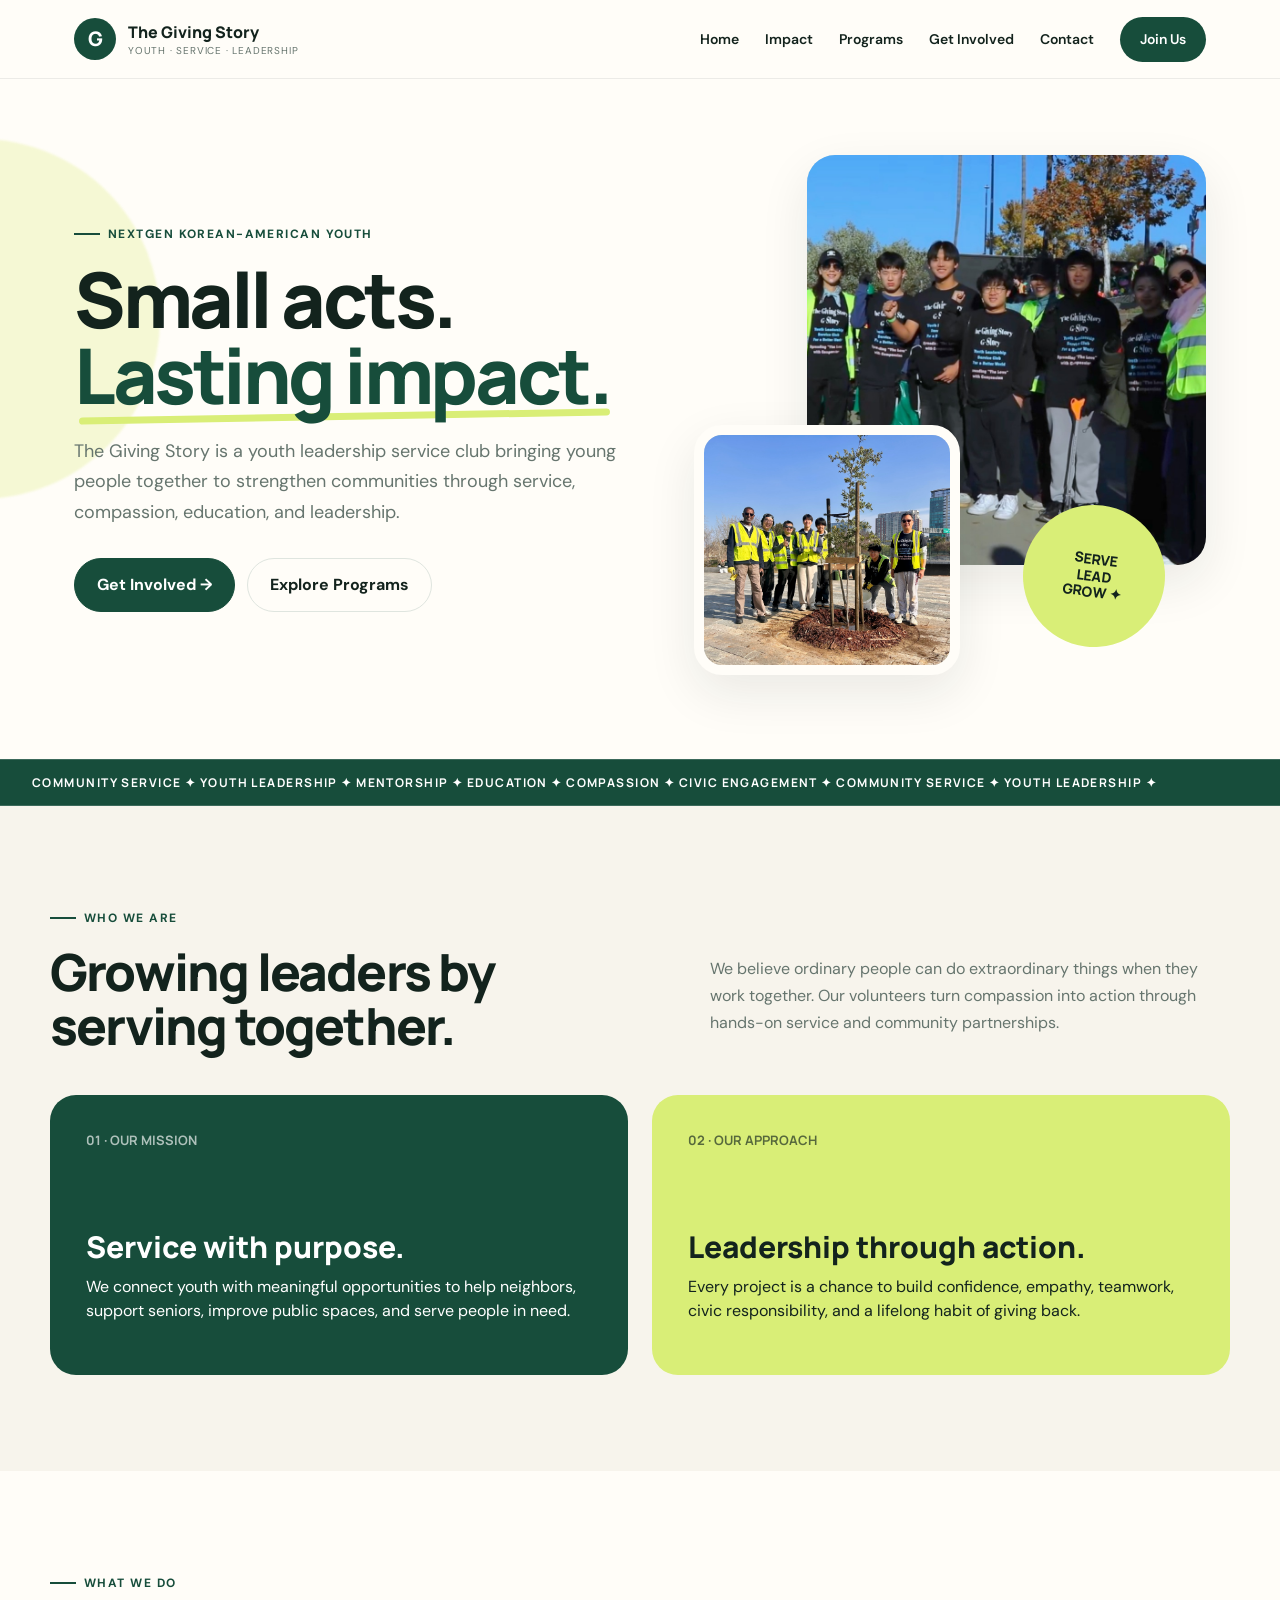
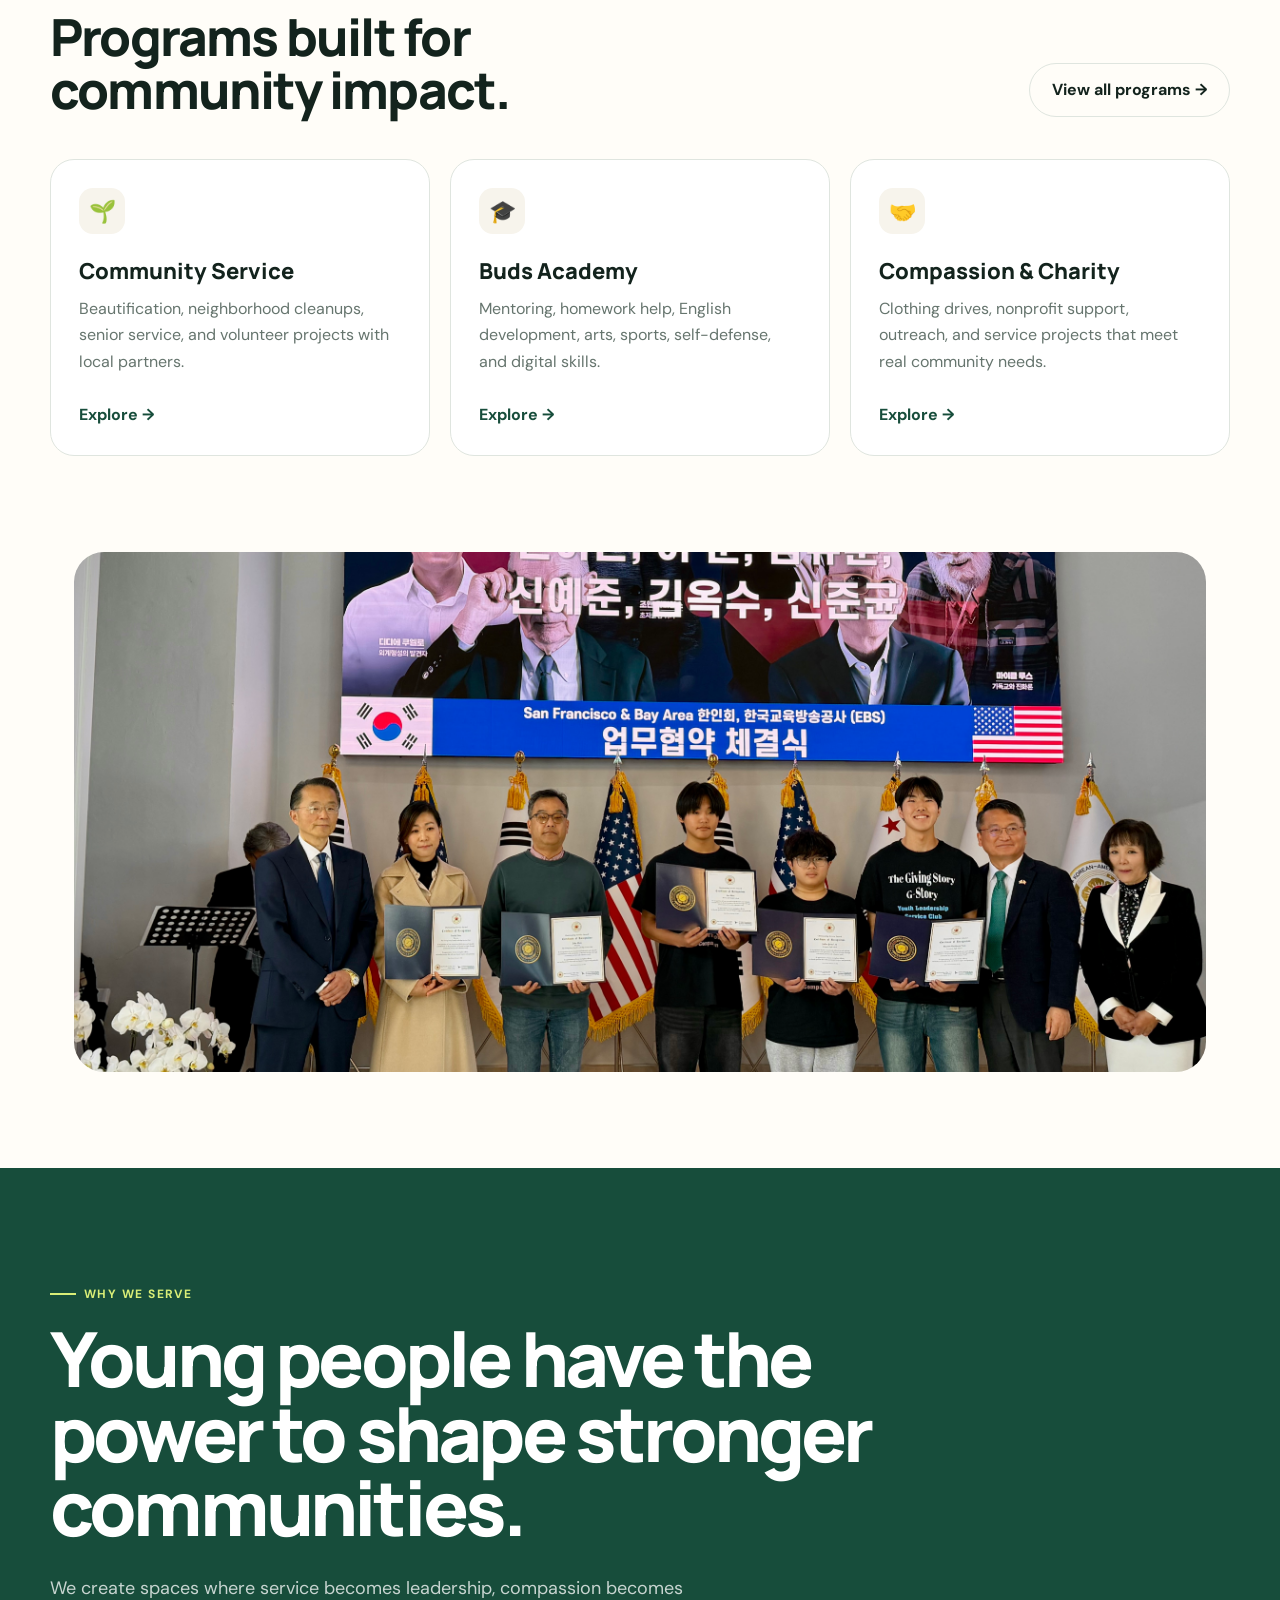
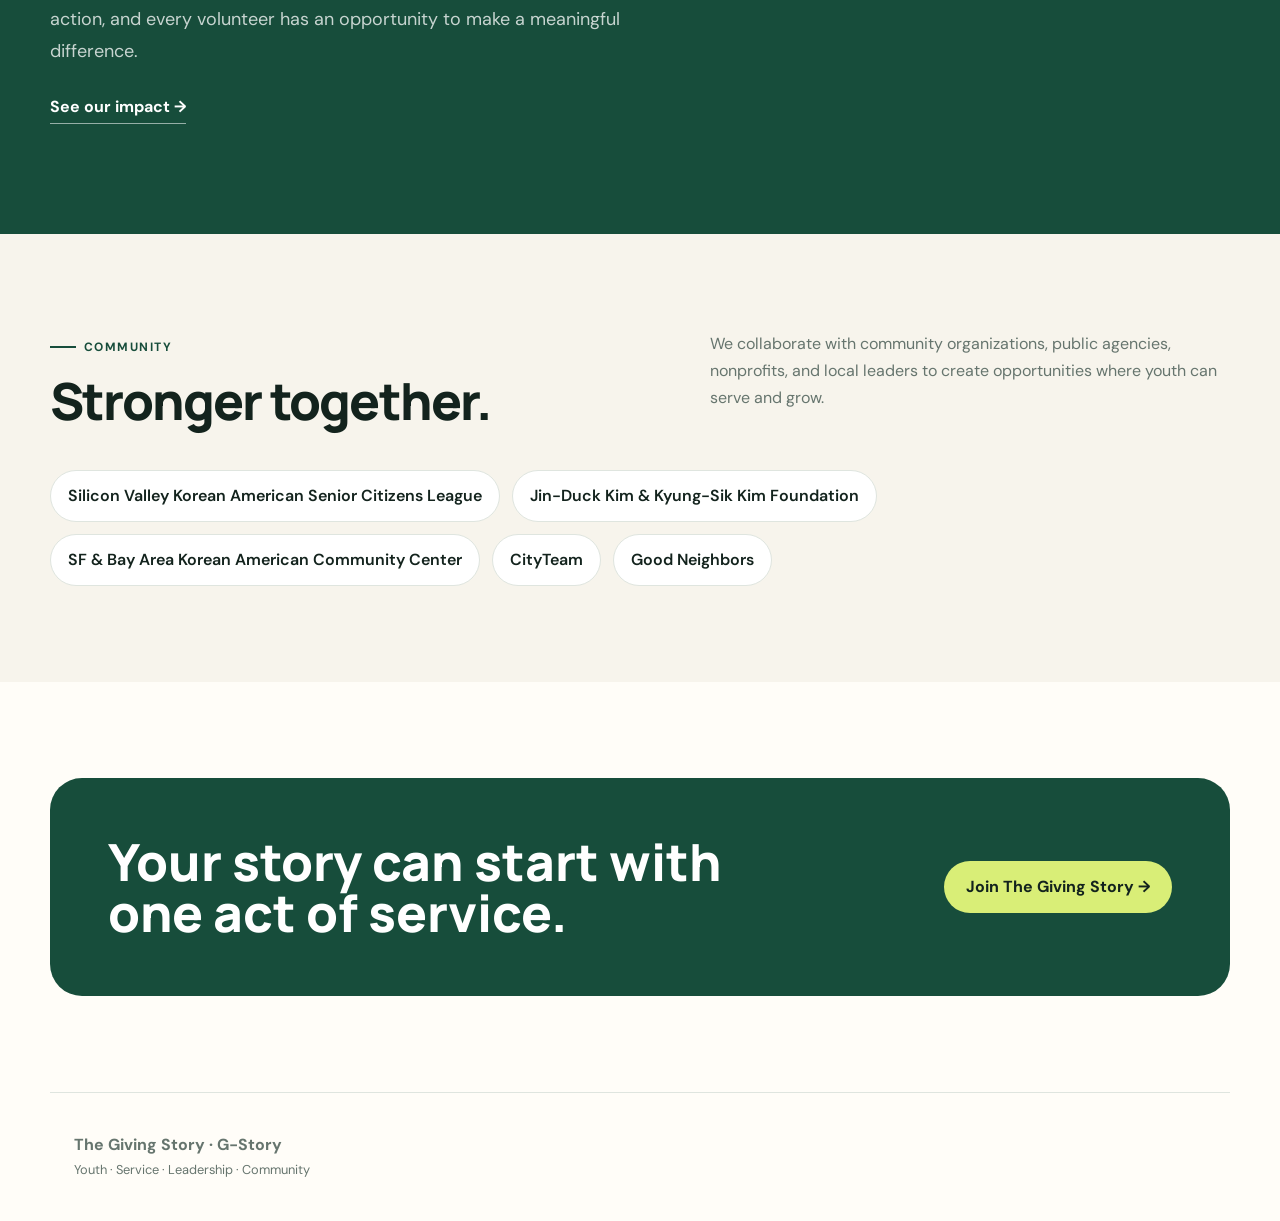
<file: index.html>
<!DOCTYPE html>
<html lang="en">

<head>
    <meta charset="utf-8">
    <meta name="viewport" content="width=device-width, initial-scale=1">

    <title>The Giving Story | Youth Service & Leadership</title>

    <link rel="stylesheet"
          href="https://cdn.jsdelivr.net/npm/bootstrap@4.6.2/dist/css/bootstrap.min.css">

    <link rel="stylesheet" href="style.css">
</head>

<body>

    <!-- Navigation -->
    <div id="navbar"></div>


    <main class="site-main">

        <!-- Hero -->
        <section class="hero-modern">

            <div>
                <div class="eyebrow">
                    NextGen Korean-American Youth
                </div>

                <h1>
                    Small acts.<br>
                    <em>Lasting impact.</em>
                </h1>

                <p>
                    The Giving Story is a youth leadership service club bringing
                    young people together to strengthen communities through service,
                    compassion, education, and leadership.
                </p>

                <div class="hero-actions">

                    <a class="btn-modern btn-dark"
                       href="GetInvolved.html">
                        Get Involved →
                    </a>

                    <a class="btn-modern"
                       href="Program.html">
                        Explore Programs
                    </a>

                </div>
            </div>


            <!-- Hero Images -->
            <div class="hero-collage">

                <div class="hero-photo one">
                    <img src="images/TrashPicking.JPG"
                         alt="Youth volunteers serving the community">
                </div>

                <div class="hero-photo two">
                    <img src="images/TreePlanting.JPG"
                         alt="Youth volunteers planting trees">
                </div>

                <div class="hero-badge">
                    SERVE<br>
                    LEAD<br>
                    GROW ✦
                </div>

            </div>

        </section>


        <!-- Scrolling Topics -->
        <div class="ticker">
            <span>
                Community Service ✦
                Youth Leadership ✦
                Mentorship ✦
                Education ✦
                Compassion ✦
                Civic Engagement ✦
                Community Service ✦
                Youth Leadership ✦
            </span>
        </div>


        <!-- Who We Are -->
        <section class="section alt">

            <div class="section-inner">

                <div class="section-head">

                    <div>
                        <div class="eyebrow">
                            Who We Are
                        </div>

                        <h2>
                            Growing leaders by<br>
                            serving together.
                        </h2>
                    </div>

                    <p>
                        We believe ordinary people can do extraordinary things when
                        they work together. Our volunteers turn compassion into action
                        through hands-on service and community partnerships.
                    </p>

                </div>


                <div class="mission-grid">

                    <!-- Mission -->
                    <article class="mission-card dark">

                        <span class="num">
                            01 · OUR MISSION
                        </span>

                        <div>
                            <h3>Service with purpose.</h3>

                            <p>
                                We connect youth with meaningful opportunities to help
                                neighbors, support seniors, improve public spaces, and
                                serve people in need.
                            </p>
                        </div>

                    </article>


                    <!-- Approach -->
                    <article class="mission-card light">

                        <span class="num">
                            02 · OUR APPROACH
                        </span>

                        <div>
                            <h3>Leadership through action.</h3>

                            <p>
                                Every project is a chance to build confidence, empathy,
                                teamwork, civic responsibility, and a lifelong habit
                                of giving back.
                            </p>
                        </div>

                    </article>

                </div>

            </div>

        </section>


        <!-- Programs -->
        <section class="section">

            <div class="section-inner">

                <div class="section-head">

                    <div>

                        <div class="eyebrow">
                            What We Do
                        </div>

                        <h2>
                            Programs built for<br>
                            community impact.
                        </h2>

                    </div>

                    <a class="btn-modern"
                       href="Program.html">
                        View all programs →
                    </a>

                </div>


                <div class="program-grid">

                    <!-- Community Service -->
                    <article class="program-card">

                        <div class="program-icon">
                            🌱
                        </div>

                        <h3>Community Service</h3>

                        <p>
                            Beautification, neighborhood cleanups, senior service,
                            and volunteer projects with local partners.
                        </p>

                    </article>


                    <!-- Buds Academy -->
                    <article class="program-card">

                        <div class="program-icon">
                            🎓
                        </div>

                        <h3>Buds Academy</h3>

                        <p>
                            Mentoring, homework help, English development, arts,
                            sports, self-defense, and digital skills.
                        </p>

                    </article>


                    <!-- Compassion & Charity -->
                    <article class="program-card">

                        <div class="program-icon">
                            🤝
                        </div>

                        <h3>Compassion & Charity</h3>

                        <p>
                            Clothing drives, nonprofit support, outreach, and service
                            projects that meet real community needs.
                        </p>

                    </article>

                </div>

            </div>

        </section>


        <!-- Featured Photo -->
        <section class="photo-band">

            <img src="images/ServiceAward.JPG"
                 alt="The Giving Story community service recognition">

        </section>



        <!-- Impact Statement -->
        <section class="impact-statement">
            <div class="impact-statement-inner">
                <div class="eyebrow light-eyebrow">Why We Serve</div>
                <h2>Young people have the power to shape stronger communities.</h2>
                <p>
                    We create spaces where service becomes leadership, compassion becomes action,
                    and every volunteer has an opportunity to make a meaningful difference.
                </p>
                <a href="Impact.html" class="text-link">See our impact →</a>
            </div>
        </section>

        <!-- Community Partners -->
        <section class="section alt">

            <div class="section-inner">

                <div class="section-head">

                    <div>

                        <div class="eyebrow">
                            Community
                        </div>

                        <h2>
                            Stronger together.
                        </h2>

                    </div>

                    <p>
                        We collaborate with community organizations, public agencies,
                        nonprofits, and local leaders to create opportunities where
                        youth can serve and grow.
                    </p>

                </div>


                <div class="partners">

                    <span class="partner-pill">
                        Silicon Valley Korean American Senior Citizens League
                    </span>

                    <span class="partner-pill">
                        Jin-Duck Kim & Kyung-Sik Kim Foundation
                    </span>

                    <span class="partner-pill">
                        SF & Bay Area Korean American Community Center
                    </span>

                    <span class="partner-pill">
                        CityTeam
                    </span>

                    <span class="partner-pill">
                        Good Neighbors
                    </span>

                </div>

            </div>

        </section>


        <!-- Call To Action -->
        <section class="section">

            <div class="section-inner">

                <div class="cta-panel">

                    <h2>
                        Your story can start with one act of service.
                    </h2>

                    <a class="btn-modern"
                       href="GetInvolved.html">
                        Join The Giving Story →
                    </a>

                </div>

            </div>

        </section>

    </main>


    <!-- Footer -->
    <footer class="mastfoot">

        <strong>
            The Giving Story · G-Story
        </strong>

        <br>

        <small>
            Youth · Service · Leadership · Community
        </small>

    </footer>


    <!-- Load Navigation -->
    <script>
        fetch('Navbar.html')
            .then(response => response.text())
            .then(html => {
                document.getElementById('navbar').innerHTML = html;
            });
    </script>

</body>

</html>
</file>
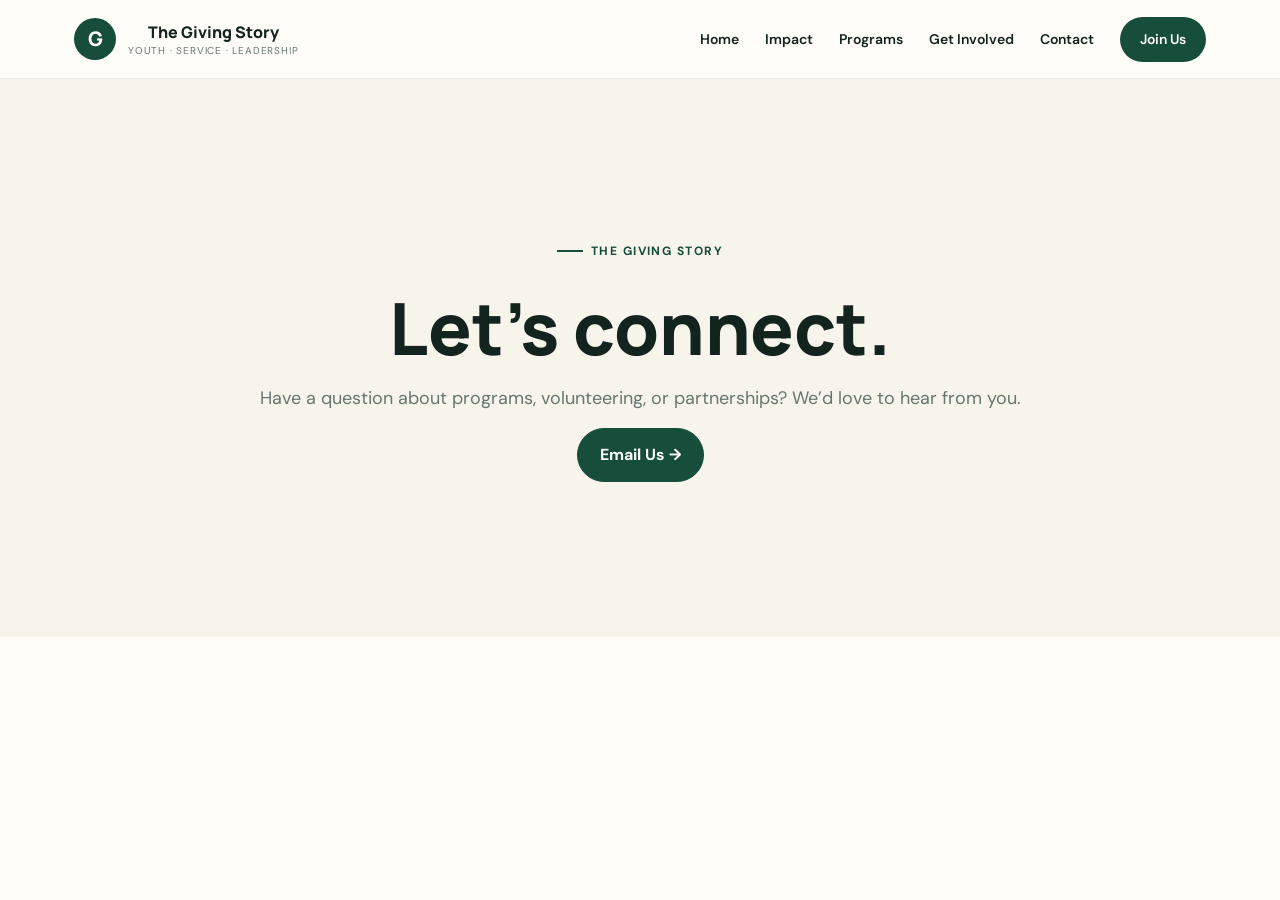
<file: Contact.html>
<!DOCTYPE html>
<html lang="en">
<head>
  <title>The Giving Story</title>
  <meta charset="utf-8">
  <meta name="viewport" content="width=device-width, initial-scale=1">
  <link rel="stylesheet" href="https://cdn.jsdelivr.net/npm/bootstrap@4.6.2/dist/css/bootstrap.min.css">
  <script src="https://cdn.jsdelivr.net/npm/jquery@3.7.1/dist/jquery.slim.min.js"></script>
  <script src="https://cdn.jsdelivr.net/npm/popper.js@1.16.1/dist/umd/popper.min.js"></script>
  <script src="https://cdn.jsdelivr.net/npm/bootstrap@4.6.2/dist/js/bootstrap.bundle.min.js"></script>
  <script>
  fetch("Navbar.html")
    .then(response => response.text())
    .then(data => {
      document.getElementById("navbar").innerHTML = data;
    });
</script>
  <style>
       .carousel-inner img {
            width: 100%;
            height: 500px;
            object-fit: cover;
            }
  </style>
<meta name="theme-color" content="#563d7c">

    <style>
      .bd-placeholder-img {
        font-size: 1.125rem;
        text-anchor: middle;
        -webkit-user-select: none;
        -moz-user-select: none;
        -ms-user-select: none;
        user-select: none;
      }

      @media (min-width: 768px) {
        .bd-placeholder-img-lg {
          font-size: 3.5rem;
        }
      }
    </style>

    
    <!-- Custom styles for this template -->
    <link href="style.css" rel="stylesheet">
  </head>
  <body class="text-center">
    
    <div class="cover-container d-flex w-100 p-3 mx-auto flex-column">

        <div id="navbar"></div>
        <section class="placeholder-page"><div><div class="eyebrow">The Giving Story</div><h1>Let’s connect.</h1><p>Have a question about programs, volunteering, or partnerships? We’d love to hear from you.</p><a class="btn-modern btn-dark" href="mailto:info@thegivingstory.org">Email Us →</a></div></section>
    </div>
  </Body>
</html>
</file>
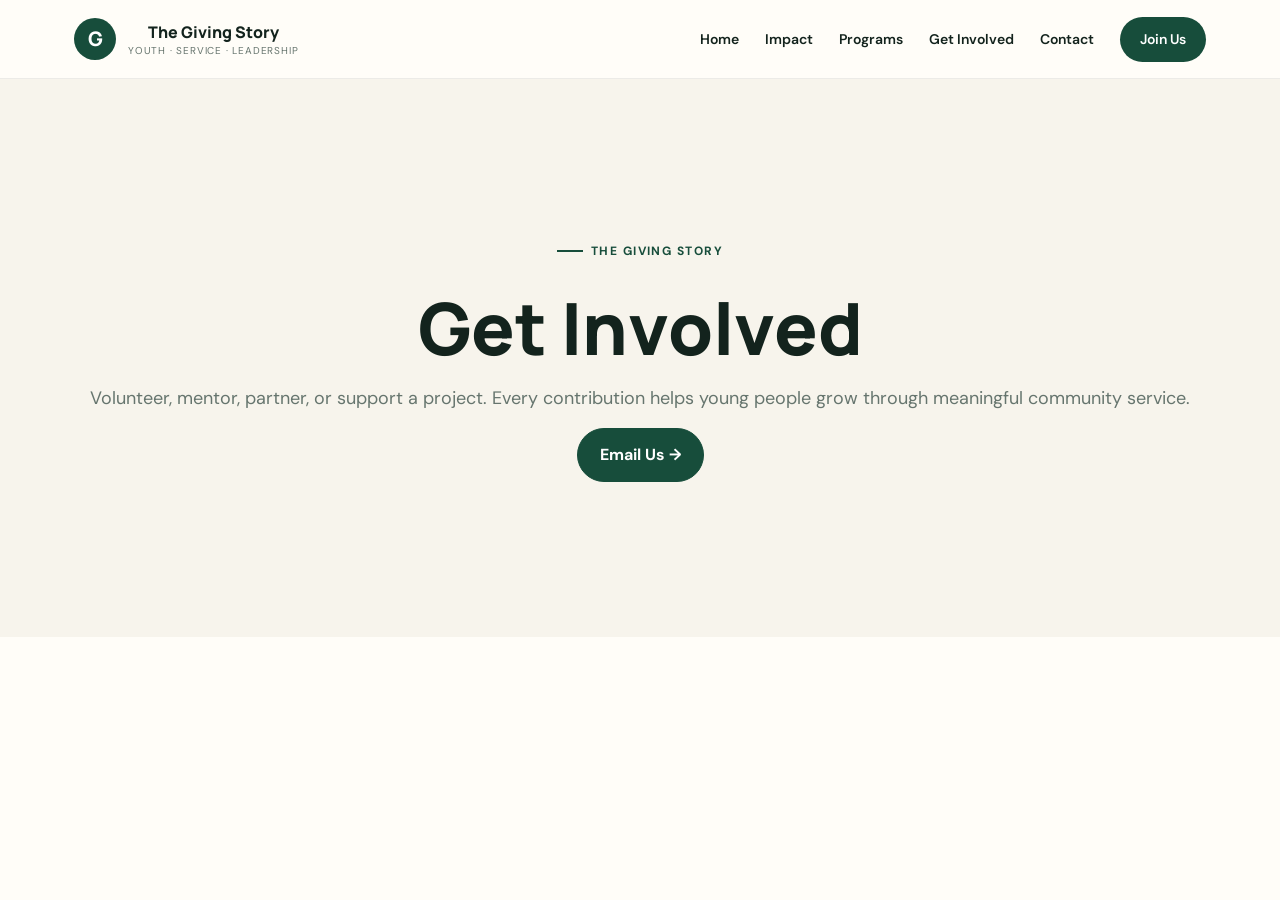
<file: GetInvolved.html>
<!DOCTYPE html>
<html lang="en">
<head>
  <title>The Giving Story</title>
  <meta charset="utf-8">
  <meta name="viewport" content="width=device-width, initial-scale=1">
  <link rel="stylesheet" href="https://cdn.jsdelivr.net/npm/bootstrap@4.6.2/dist/css/bootstrap.min.css">
  <script src="https://cdn.jsdelivr.net/npm/jquery@3.7.1/dist/jquery.slim.min.js"></script>
  <script src="https://cdn.jsdelivr.net/npm/popper.js@1.16.1/dist/umd/popper.min.js"></script>
  <script src="https://cdn.jsdelivr.net/npm/bootstrap@4.6.2/dist/js/bootstrap.bundle.min.js"></script>
  <script>
  fetch("Navbar.html")
    .then(response => response.text())
    .then(data => {
      document.getElementById("navbar").innerHTML = data;
    });
</script>
  <style>
       .carousel-inner img {
            width: 100%;
            height: 500px;
            object-fit: cover;
            }
  </style>
<meta name="theme-color" content="#563d7c">

    <style>
      .bd-placeholder-img {
        font-size: 1.125rem;
        text-anchor: middle;
        -webkit-user-select: none;
        -moz-user-select: none;
        -ms-user-select: none;
        user-select: none;
      }

      @media (min-width: 768px) {
        .bd-placeholder-img-lg {
          font-size: 3.5rem;
        }
      }
    </style>

    
    <!-- Custom styles for this template -->
    <link href="style.css" rel="stylesheet">
  </head>
  <body class="text-center">
    
    <div class="cover-container d-flex w-100 p-3 mx-auto flex-column">

        <div id="navbar"></div>
        <section class="placeholder-page"><div><div class="eyebrow">The Giving Story</div><h1>Get Involved</h1><p>Volunteer, mentor, partner, or support a project. Every contribution helps young people grow through meaningful community service.</p><a class="btn-modern btn-dark" href="mailto:info@thegivingstory.org">Email Us →</a></div></section>
    </div>
  </Body>
</html>
</file>
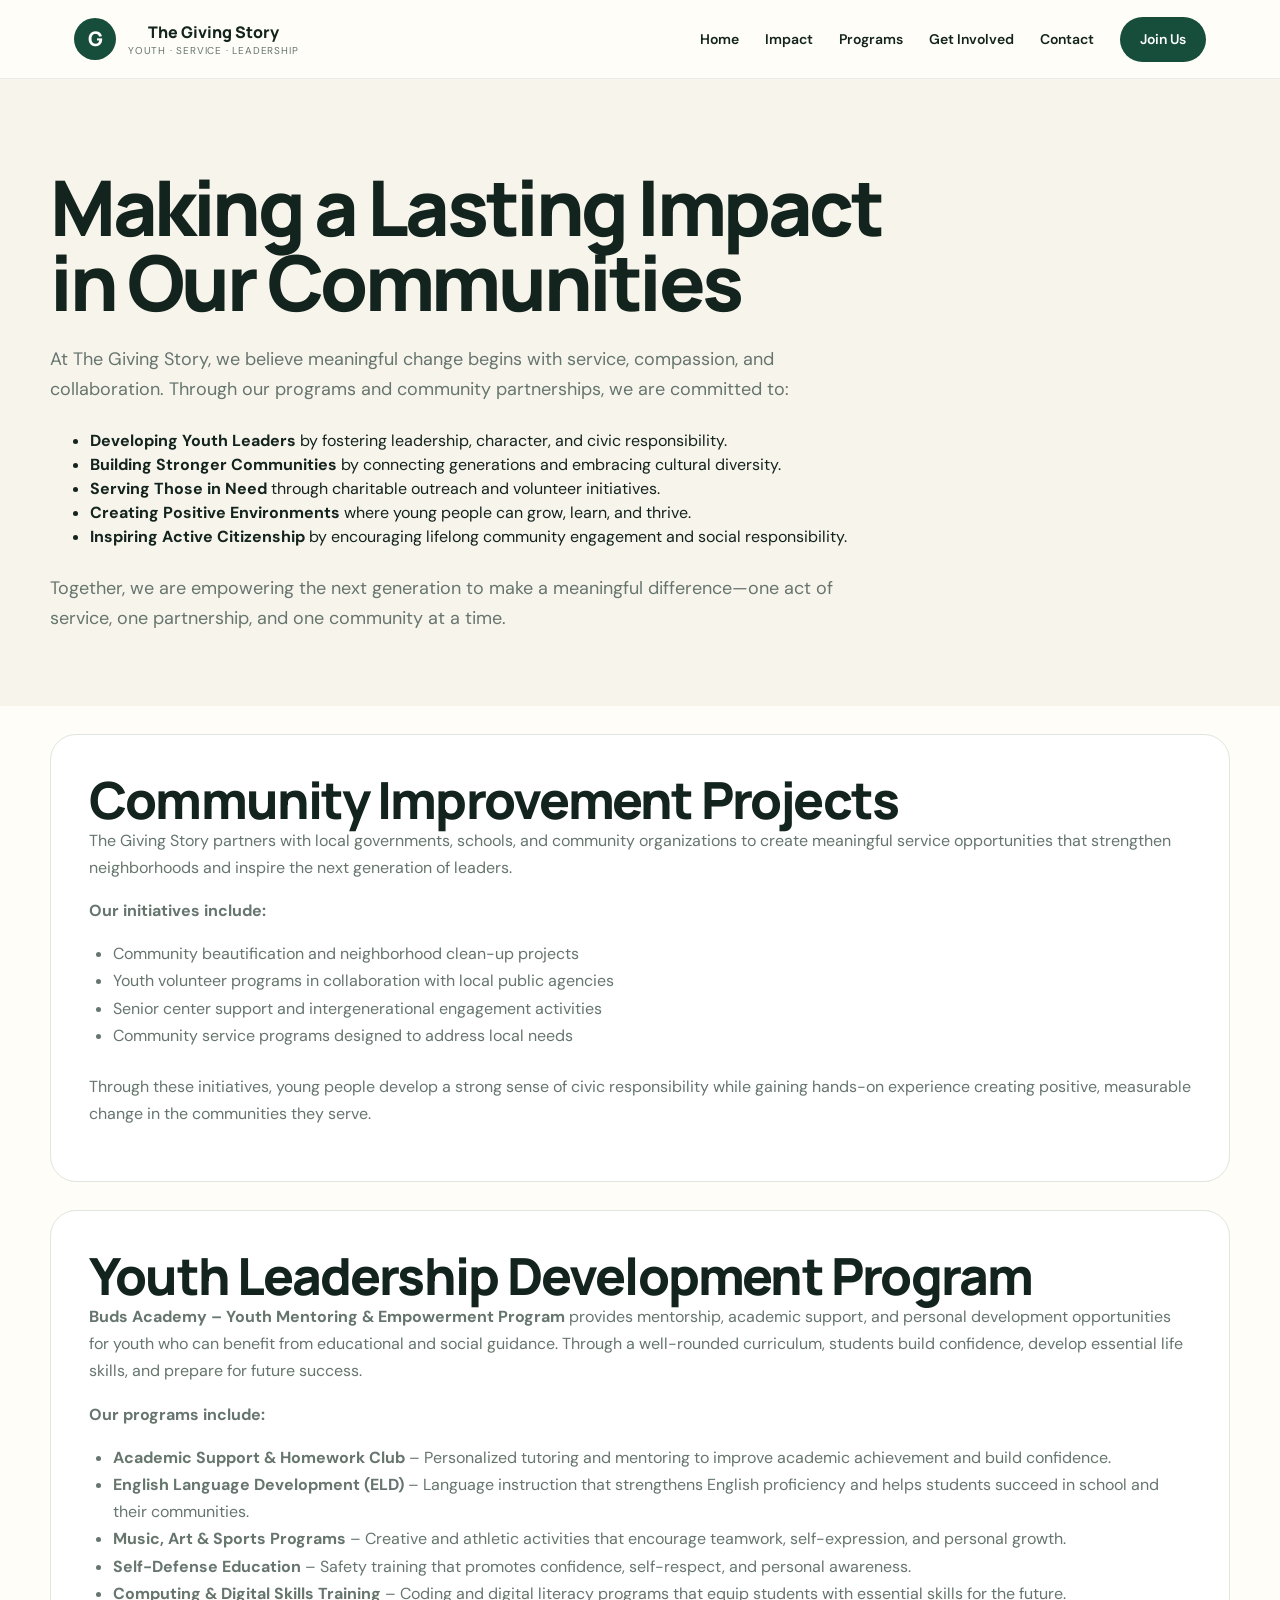
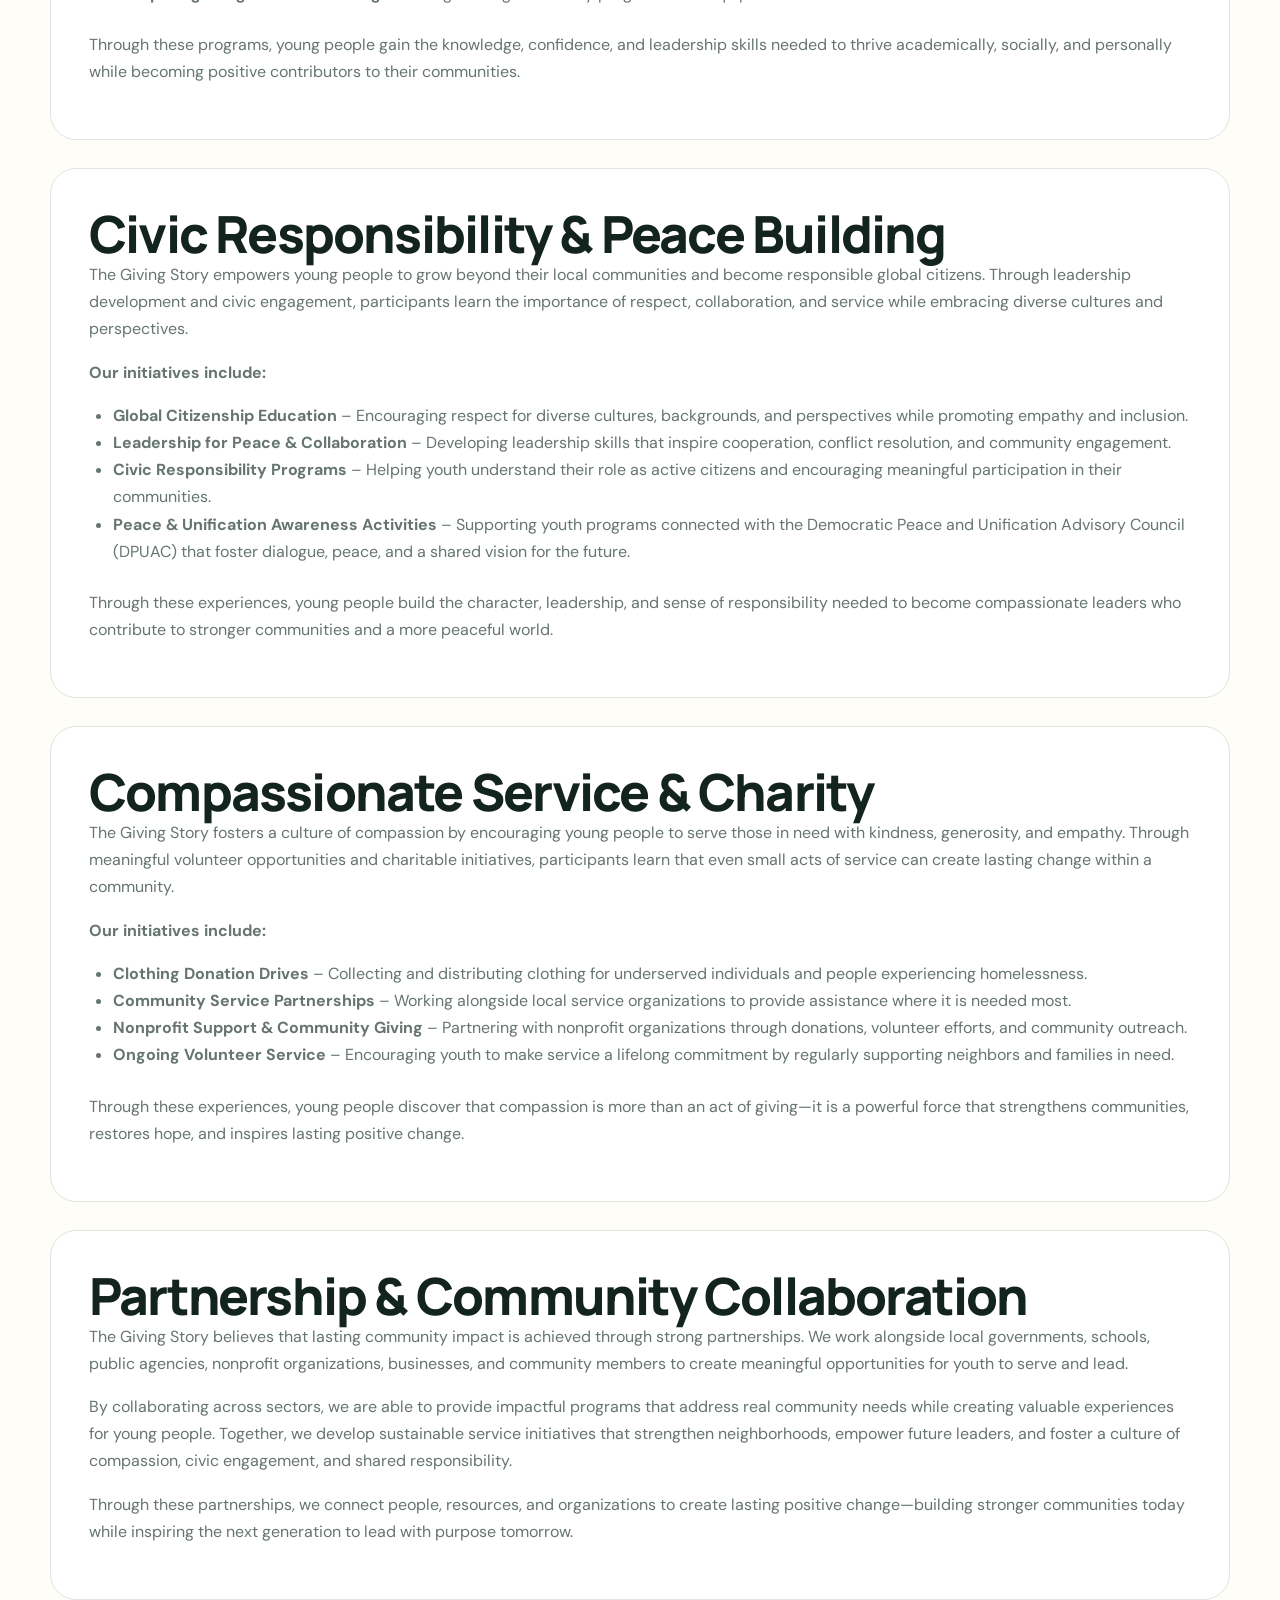
<file: Impact.html>
<!DOCTYPE html>
<html lang="en">

<head>
  <title>The Giving Story</title>
  <meta charset="utf-8">
  <meta name="viewport" content="width=device-width, initial-scale=1">
  <link rel="stylesheet" href="https://cdn.jsdelivr.net/npm/bootstrap@4.6.2/dist/css/bootstrap.min.css">
  <script src="https://cdn.jsdelivr.net/npm/jquery@3.7.1/dist/jquery.slim.min.js"></script>
  <script src="https://cdn.jsdelivr.net/npm/popper.js@1.16.1/dist/umd/popper.min.js"></script>
  <script src="https://cdn.jsdelivr.net/npm/bootstrap@4.6.2/dist/js/bootstrap.bundle.min.js"></script>
  <script>
    fetch("Navbar.html")
      .then(response => response.text())
      .then(data => {
        document.getElementById("navbar").innerHTML = data;
      });
  </script>
  <style>
    .carousel-inner img {
      width: 100%;
      height: 500px;
      object-fit: cover;
    }
  </style>
  <meta name="theme-color" content="#563d7c">

  <style>
    .bd-placeholder-img {
      font-size: 1.125rem;
      text-anchor: middle;
      -webkit-user-select: none;
      -moz-user-select: none;
      -ms-user-select: none;
      user-select: none;
    }

    @media (min-width: 768px) {
      .bd-placeholder-img-lg {
        font-size: 3.5rem;
      }
    }
  </style>


  <!-- Custom styles for this template -->
  <link href="style.css" rel="stylesheet">
</head>

<body class="text-center">

  <div class="cover-container d-flex w-100 p-3 mx-auto flex-column">

    <div id="navbar"></div>
    
    <section class="impact-hero">
  <div class="hero-content">
    <h1>Making a Lasting Impact in Our Communities</h1>

    <p>
      At The Giving Story, we believe meaningful change begins with service,
      compassion, and collaboration. Through our programs and community
      partnerships, we are committed to:
    </p>

    <ul>
      <li><strong>Developing Youth Leaders</strong> by fostering leadership, character, and civic responsibility.</li>
      <li><strong>Building Stronger Communities</strong> by connecting generations and embracing cultural diversity.</li>
      <li><strong>Serving Those in Need</strong> through charitable outreach and volunteer initiatives.</li>
      <li><strong>Creating Positive Environments</strong> where young people can grow, learn, and thrive.</li>
      <li><strong>Inspiring Active Citizenship</strong> by encouraging lifelong community engagement and social responsibility.</li>
    </ul>

    <p>
      Together, we are empowering the next generation to make a meaningful
      difference—one act of service, one partnership, and one community at a
      time.
    </p>
  </div>
</section>
    <div class="section-card" style="text-align: left;">
      <h1>Community Improvement Projects</h1>
      <p> The Giving Story partners with local governments, schools, and community organizations to create meaningful
        service opportunities that strengthen neighborhoods and inspire the next generation of leaders. </p>
      <p><strong>Our initiatives include:</strong></p>
      <ul style="margin: 0 0 1.5rem 1.5rem; padding: 0;">
        <li>Community beautification and neighborhood clean-up projects</li>
        <li>Youth volunteer programs in collaboration with local public agencies</li>
        <li>Senior center support and intergenerational engagement activities</li>
        <li>Community service programs designed to address local needs</li>
      </ul>
      <p> Through these initiatives, young people develop a strong sense of civic responsibility while gaining hands-on
        experience creating positive, measurable change in the communities they serve. </p>
    </div>
    <div class="section-card" style="text-align: left;">
      <h1>Youth Leadership Development Program</h1>
      <p> <strong>Buds Academy – Youth Mentoring & Empowerment Program</strong> provides mentorship, academic support,
        and personal development opportunities for youth who can benefit from educational and social guidance. Through a
        well-rounded curriculum, students build confidence, develop essential life skills, and prepare for future
        success. </p>
      <p><strong>Our programs include:</strong></p>
      <ul style="margin: 0 0 1.5rem 1.5rem; padding: 0;">
        <li><strong>Academic Support & Homework Club</strong> – Personalized tutoring and mentoring to improve academic
          achievement and build confidence.</li>
        <li><strong>English Language Development (ELD)</strong> – Language instruction that strengthens English
          proficiency and helps students succeed in school and their communities.</li>
        <li><strong>Music, Art & Sports Programs</strong> – Creative and athletic activities that encourage teamwork,
          self-expression, and personal growth.</li>
        <li><strong>Self-Defense Education</strong> – Safety training that promotes confidence, self-respect, and
          personal awareness.</li>
        <li><strong>Computing & Digital Skills Training</strong> – Coding and digital literacy programs that equip
          students with essential skills for the future.</li>
      </ul>
      <p> Through these programs, young people gain the knowledge, confidence, and leadership skills needed to thrive
        academically, socially, and personally while becoming positive contributors to their communities. </p>
    </div>

    <div class="section-card" style="text-align: left;">
      <h1>Civic Responsibility & Peace Building</h1>

      <p>
        The Giving Story empowers young people to grow beyond their local communities and become responsible global
        citizens. Through leadership development and civic engagement, participants learn the importance of respect,
        collaboration, and service while embracing diverse cultures and perspectives.
      </p>

      <p><strong>Our initiatives include:</strong></p>

      <ul style="margin: 0 0 1.5rem 1.5rem; padding: 0;">
        <li><strong>Global Citizenship Education</strong> – Encouraging respect for diverse cultures, backgrounds, and
          perspectives while promoting empathy and inclusion.</li>
        <li><strong>Leadership for Peace & Collaboration</strong> – Developing leadership skills that inspire
          cooperation, conflict resolution, and community engagement.</li>
        <li><strong>Civic Responsibility Programs</strong> – Helping youth understand their role as active citizens and
          encouraging meaningful participation in their communities.</li>
        <li><strong>Peace & Unification Awareness Activities</strong> – Supporting youth programs connected with the
          Democratic Peace and Unification Advisory Council (DPUAC) that foster dialogue, peace, and a shared vision for
          the future.</li>
      </ul>

      <p>
        Through these experiences, young people build the character, leadership, and sense of responsibility needed to
        become compassionate leaders who contribute to stronger communities and a more peaceful world.
      </p>
    </div>

    <div class="section-card" style="text-align: left;">
      <h1>Compassionate Service & Charity</h1>

      <p>
        The Giving Story fosters a culture of compassion by encouraging young people to serve those in need with
        kindness, generosity, and empathy. Through meaningful volunteer opportunities and charitable initiatives,
        participants learn that even small acts of service can create lasting change within a community.
      </p>

      <p><strong>Our initiatives include:</strong></p>

      <ul style="margin: 0 0 1.5rem 1.5rem; padding: 0;">
        <li><strong>Clothing Donation Drives</strong> – Collecting and distributing clothing for underserved individuals
          and people experiencing homelessness.</li>
        <li><strong>Community Service Partnerships</strong> – Working alongside local service organizations to provide
          assistance where it is needed most.</li>
        <li><strong>Nonprofit Support & Community Giving</strong> – Partnering with nonprofit organizations through
          donations, volunteer efforts, and community outreach.</li>
        <li><strong>Ongoing Volunteer Service</strong> – Encouraging youth to make service a lifelong commitment by
          regularly supporting neighbors and families in need.</li>
      </ul>

      <p>
        Through these experiences, young people discover that compassion is more than an act of giving—it is a powerful
        force that strengthens communities, restores hope, and inspires lasting positive change.
      </p>
    </div>

    <div class="section-card" style="text-align: left;">
      <h1>Partnership & Community Collaboration</h1>
      <p> The Giving Story believes that lasting community impact is achieved through strong partnerships. We work
        alongside local governments, schools, public agencies, nonprofit organizations, businesses, and community
        members to create meaningful opportunities for youth to serve and lead. </p>
      <p> By collaborating across sectors, we are able to provide impactful programs that address real community needs
        while creating valuable experiences for young people. Together, we develop sustainable service initiatives that
        strengthen neighborhoods, empower future leaders, and foster a culture of compassion, civic engagement, and
        shared responsibility. </p>
      <p> Through these partnerships, we connect people, resources, and organizations to create lasting positive
        change—building stronger communities today while inspiring the next generation to lead with purpose tomorrow.
      </p>
    </div>

</Body>

</html>
</file>
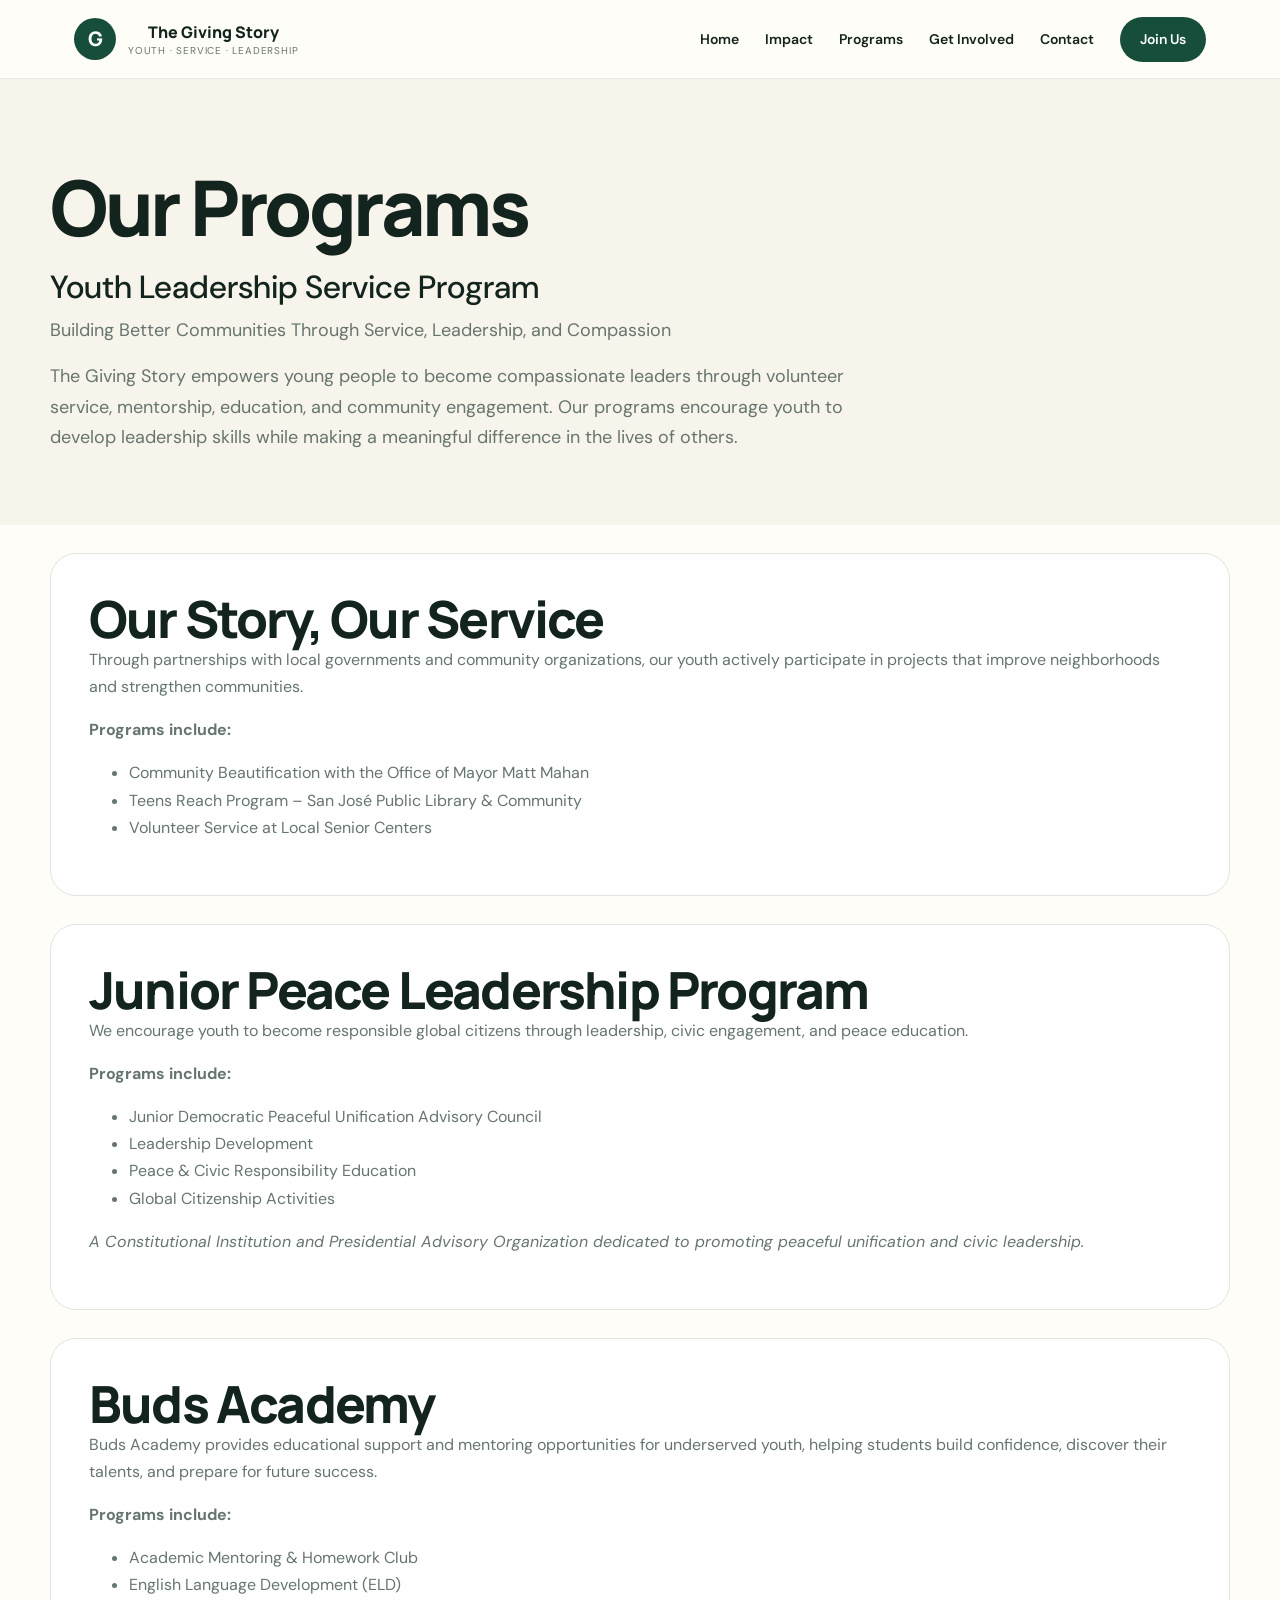
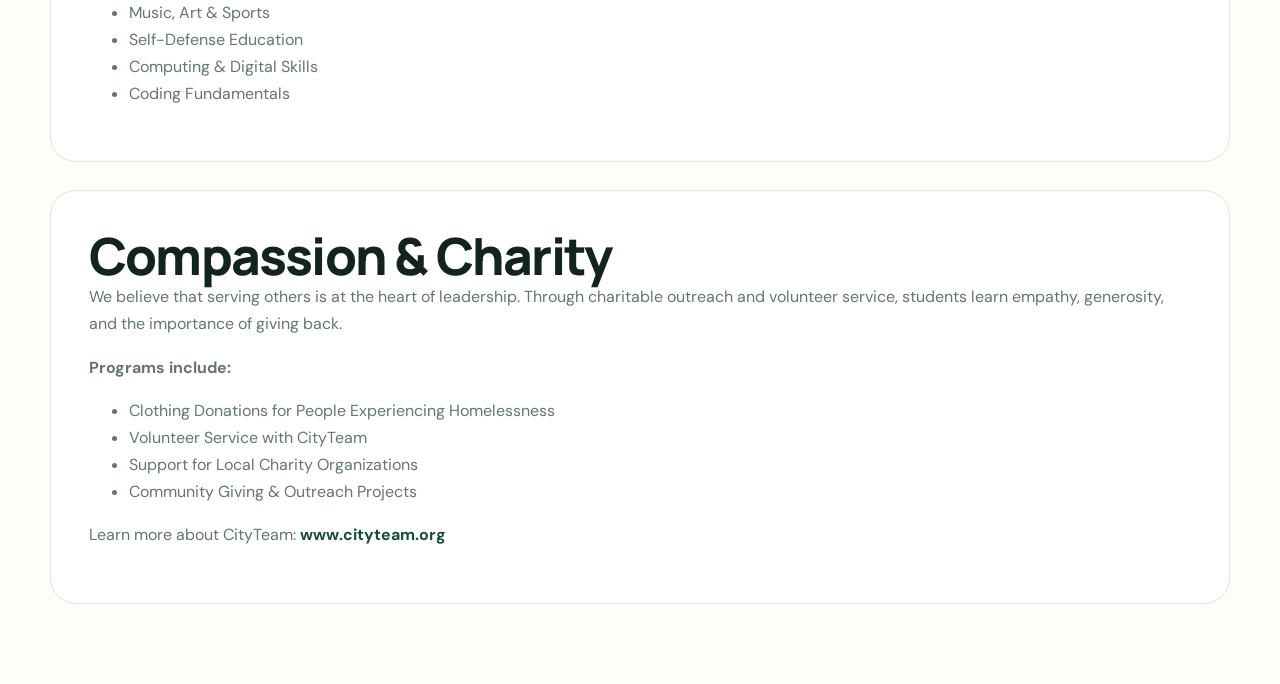
<file: Program.html>
<!DOCTYPE html>
<html lang="en">
<head>
  <title>The Giving Story</title>
  <meta charset="utf-8">
  <meta name="viewport" content="width=device-width, initial-scale=1">
  <link rel="stylesheet" href="https://cdn.jsdelivr.net/npm/bootstrap@4.6.2/dist/css/bootstrap.min.css">
  <script src="https://cdn.jsdelivr.net/npm/jquery@3.7.1/dist/jquery.slim.min.js"></script>
  <script src="https://cdn.jsdelivr.net/npm/popper.js@1.16.1/dist/umd/popper.min.js"></script>
  <script src="https://cdn.jsdelivr.net/npm/bootstrap@4.6.2/dist/js/bootstrap.bundle.min.js"></script>
  <script>
  fetch("Navbar.html")
    .then(response => response.text())
    .then(data => {
      document.getElementById("navbar").innerHTML = data;
    });
</script>
  <style>
       .carousel-inner img {
            width: 100%;
            height: 500px;
            object-fit: cover;
            }
  </style>
<meta name="theme-color" content="#563d7c">

    <style>
      .bd-placeholder-img {
        font-size: 1.125rem;
        text-anchor: middle;
        -webkit-user-select: none;
        -moz-user-select: none;
        -ms-user-select: none;
        user-select: none;
      }

      @media (min-width: 768px) {
        .bd-placeholder-img-lg {
          font-size: 3.5rem;
        }
      }
    </style>

    
    <!-- Custom styles for this template -->
    <link href="style.css" rel="stylesheet">
  </head>
  <body class="text-center">
    
    <div class="cover-container d-flex w-100 p-3 mx-auto flex-column">

        <div id="navbar"></div>
        <section class="hero">
    <div class="hero-content">
        <h1>Our Programs</h1>
        <h2>Youth Leadership Service Program</h2>
        <p class="subtitle">
            Building Better Communities Through Service, Leadership, and Compassion
        </p>

        <p>
            The Giving Story empowers young people to become compassionate leaders through
            volunteer service, mentorship, education, and community engagement. Our
            programs encourage youth to develop leadership skills while making a meaningful
            difference in the lives of others.
        </p>
    </div>
</section>

<div class="cards-container">

    <!-- Community Service -->
    <div class="section-card" style="text-align: left;">
        <h1>Our Story, Our Service</h1>

        <p>
            Through partnerships with local governments and community organizations,
            our youth actively participate in projects that improve neighborhoods and
            strengthen communities.
        </p>

        <p><strong>Programs include:</strong></p>

        <ul>
            <li>Community Beautification with the Office of Mayor Matt Mahan</li>
            <li>Teens Reach Program – San José Public Library & Community</li>
            <li>Volunteer Service at Local Senior Centers</li>
        </ul>
    </div>

    <!-- Peace Leadership -->
    <div class="section-card" style="text-align: left;">
        <h1>Junior Peace Leadership Program</h1>

        <p>
            We encourage youth to become responsible global citizens through leadership,
            civic engagement, and peace education.
        </p>

        <p><strong>Programs include:</strong></p>

        <ul>
            <li>Junior Democratic Peaceful Unification Advisory Council</li>
            <li>Leadership Development</li>
            <li>Peace & Civic Responsibility Education</li>
            <li>Global Citizenship Activities</li>
        </ul>

        <p>
            <em>
                A Constitutional Institution and Presidential Advisory Organization
                dedicated to promoting peaceful unification and civic leadership.
            </em>
        </p>
    </div>

    <!-- Buds Academy -->
    <div class="section-card" style="text-align: left;">
        <h1>Buds Academy</h1>

        <p>
            Buds Academy provides educational support and mentoring opportunities for
            underserved youth, helping students build confidence, discover their talents,
            and prepare for future success.
        </p>

        <p><strong>Programs include:</strong></p>

        <ul>
            <li>Academic Mentoring & Homework Club</li>
            <li>English Language Development (ELD)</li>
            <li>Music, Art & Sports</li>
            <li>Self-Defense Education</li>
            <li>Computing & Digital Skills</li>
            <li>Coding Fundamentals</li>
        </ul>
    </div>

    <!-- Charity -->
    <div class="section-card" style="text-align: left;">
        <h1>Compassion & Charity</h1>

        <p>
            We believe that serving others is at the heart of leadership. Through
            charitable outreach and volunteer service, students learn empathy,
            generosity, and the importance of giving back.
        </p>

        <p><strong>Programs include:</strong></p>

        <ul>
            <li>Clothing Donations for People Experiencing Homelessness</li>
            <li>Volunteer Service with CityTeam</li>
            <li>Support for Local Charity Organizations</li>
            <li>Community Giving & Outreach Projects</li>
        </ul>

        <p>
            Learn more about CityTeam:
            <a href="https://www.cityteam.org" target="_blank">
                www.cityteam.org
            </a>
        </p>
    </div>

</div>
    </div>
  </Body>
</html>
</file>
<file: style.css>
@import url('https://fonts.googleapis.com/css2?family=DM+Sans:wght@400;500;600;700&family=Manrope:wght@600;700;800&display=swap');
:root{--ink:#13231d;--muted:#66756e;--cream:#f7f4ec;--paper:#fffdf8;--green:#174d3b;--lime:#d9ee77;--line:#dfe5df;--orange:#f5a45b;--shadow:0 18px 50px rgba(19,35,29,.09)}
*{box-sizing:border-box} html{scroll-behavior:smooth} body{margin:0;background:var(--paper);color:var(--ink);font-family:'DM Sans',sans-serif;text-shadow:none!important;box-shadow:none!important;display:block!important;text-align:left!important} a{color:inherit;text-decoration:none} a:hover{color:var(--green);text-decoration:none}.cover-container{max-width:none!important;width:100%;padding:0!important}.site-header{position:sticky;top:0;z-index:1000;background:rgba(255,253,248,.94);backdrop-filter:blur(12px);border-bottom:1px solid rgba(19,35,29,.08)}.nav-wrap{max-width:1180px;margin:auto;min-height:78px;padding:0 24px;display:flex;align-items:center;justify-content:space-between;gap:30px}.brand{display:flex;align-items:center;gap:12px}.brand-mark{width:42px;height:42px;border-radius:50%;display:grid;place-items:center;background:var(--green);color:white;font-family:Manrope;font-weight:800;font-size:20px}.brand strong{display:block;font:800 16px Manrope}.brand small{display:block;color:var(--muted);font-size:10px;letter-spacing:.08em;text-transform:uppercase}.site-nav{display:flex;align-items:center;gap:26px}.site-nav>a{font-weight:600;font-size:14px}.nav-cta,.btn-primary{background:var(--green)!important;color:white!important;border:0!important;border-radius:999px;padding:12px 20px!important}.menu-toggle{display:none;border:0;background:none;font-size:26px}.page-shell{max-width:1180px;margin:auto;padding:0 24px}.hero-modern{min-height:680px;display:grid;grid-template-columns:1.05fr .95fr;align-items:center;gap:54px;padding:72px 24px 80px;max-width:1180px;margin:auto}.eyebrow{display:inline-flex;align-items:center;gap:8px;text-transform:uppercase;letter-spacing:.12em;font-weight:700;font-size:12px;color:var(--green);margin-bottom:18px}.eyebrow:before{content:'';width:26px;height:2px;background:var(--green)}.hero-modern h1,.impact-hero h1,.hero h1{font:800 clamp(46px,6vw,78px)/.98 Manrope;margin:0 0 24px;letter-spacing:-.045em}.hero-modern h1 em{font-style:normal;color:var(--green)}.hero-modern p{font-size:18px;line-height:1.7;color:var(--muted);max-width:610px}.hero-actions{display:flex;gap:12px;flex-wrap:wrap;margin-top:30px}.btn-modern{display:inline-flex;align-items:center;justify-content:center;padding:14px 22px;border-radius:999px;font-weight:700;border:1px solid var(--line)}.btn-dark{background:var(--green);color:white;border-color:var(--green)}.hero-collage{position:relative;min-height:520px}.hero-photo{position:absolute;overflow:hidden;border-radius:28px;box-shadow:var(--shadow);background:#dce4dc}.hero-photo img{width:100%;height:100%;object-fit:cover}.hero-photo.one{width:78%;height:410px;right:0;top:0}.hero-photo.two{width:52%;height:250px;left:0;bottom:0;border:10px solid var(--paper)}.hero-badge{position:absolute;right:8%;bottom:28px;width:142px;height:142px;border-radius:50%;background:var(--lime);display:grid;place-items:center;text-align:center;padding:20px;font:800 14px/1.2 Manrope;transform:rotate(7deg)}.ticker{background:var(--green);color:white;overflow:hidden;padding:14px 0;font:700 12px Manrope;letter-spacing:.12em;text-transform:uppercase;white-space:nowrap}.ticker span{display:inline-block;padding-left:2rem}.section{padding:96px 24px}.section.alt{background:var(--cream)}.section-inner{max-width:1180px;margin:auto}.section-head{display:flex;justify-content:space-between;align-items:end;gap:30px;margin-bottom:42px}.section-head h2,.section-card h1,.section-card h2{font:800 clamp(32px,4vw,52px)/1.05 Manrope;letter-spacing:-.035em;margin:0}.section-head p{max-width:520px;color:var(--muted);line-height:1.7}.mission-grid{display:grid;grid-template-columns:1fr 1fr;gap:24px}.mission-card{border-radius:26px;padding:36px;min-height:280px;display:flex;flex-direction:column;justify-content:space-between}.mission-card.dark{background:var(--green);color:white}.mission-card.light{background:var(--lime)}.mission-card .num{font:700 13px Manrope;opacity:.65}.mission-card h3{font:800 30px/1.1 Manrope;margin:30px 0 12px}.program-grid{display:grid;grid-template-columns:repeat(3,1fr);gap:20px}.program-card{background:white;border:1px solid var(--line);border-radius:24px;padding:28px;transition:.25s}.program-card:hover{transform:translateY(-5px);box-shadow:var(--shadow)}.program-icon{width:46px;height:46px;border-radius:14px;background:var(--cream);display:grid;place-items:center;font-size:22px}.program-card h3{font:800 22px Manrope;margin:22px 0 10px}.program-card p{color:var(--muted);line-height:1.65}.photo-band{max-width:1180px;margin:auto;padding:0 24px 96px}.photo-band img{width:100%;height:520px;object-fit:cover;border-radius:30px}.partners{display:flex;flex-wrap:wrap;gap:12px}.partner-pill{padding:13px 17px;border:1px solid var(--line);border-radius:999px;background:white;font-weight:600}.cta-panel{background:var(--green);color:white;border-radius:32px;padding:58px;display:flex;align-items:center;justify-content:space-between;gap:30px}.cta-panel h2{font:800 clamp(34px,4vw,54px)/1 Manrope;margin:0;max-width:650px}.cta-panel .btn-modern{background:var(--lime);color:var(--ink);border:0}.mastfoot{max-width:1180px;margin:0 auto!important;padding:40px 24px!important;color:var(--muted)!important;border-top:1px solid var(--line);text-align:left}.section-card{max-width:1180px;margin:28px auto 0!important;background:white!important;color:var(--ink)!important;border:1px solid var(--line);border-radius:26px!important;padding:38px!important;box-shadow:none!important;text-shadow:none!important}.section-card p,.section-card li{color:var(--muted);line-height:1.7}.section-card a{color:var(--green)!important;font-weight:700}.impact-hero,.hero{padding:90px 24px 56px!important;background:var(--cream);text-align:left!important}.impact-hero .hero-content,.hero .hero-content{max-width:1180px!important;margin:auto}.impact-hero h1,.hero h1{max-width:850px}.impact-hero p,.hero p{max-width:800px;color:var(--muted);font-size:18px;line-height:1.7}.impact-hero ul{display:block!important;max-width:850px;margin:24px 0!important}.cards-container{padding:0 24px 80px}.carousel{border-radius:28px;overflow:hidden;box-shadow:var(--shadow)}.carousel-inner img{border-radius:0!important}.carousel-caption{background:linear-gradient(transparent,rgba(0,0,0,.65));left:0!important;right:0!important;bottom:0!important;padding:90px 40px 32px!important;text-align:left}.carousel-caption h1,.carousel-caption h3{font:800 38px Manrope}.placeholder-page{min-height:62vh;display:grid;place-items:center;text-align:center;padding:80px 24px;background:var(--cream)}.placeholder-page h1{font:800 clamp(42px,6vw,72px) Manrope}.placeholder-page p{color:var(--muted);font-size:18px}
@media(max-width:900px){.site-nav{display:none;position:absolute;top:78px;left:0;right:0;background:var(--paper);padding:22px 24px;border-bottom:1px solid var(--line);flex-direction:column;align-items:flex-start}.site-nav.open{display:flex}.menu-toggle{display:block}.hero-modern{grid-template-columns:1fr;padding-top:48px}.hero-collage{min-height:450px}.mission-grid,.program-grid{grid-template-columns:1fr}.section-head,.cta-panel{align-items:flex-start;flex-direction:column}.hero-modern h1{font-size:52px}}@media(max-width:560px){.hero-modern h1{font-size:43px}.hero-collage{min-height:360px}.hero-photo.one{height:300px;width:86%}.hero-photo.two{height:180px}.hero-badge{width:110px;height:110px;font-size:11px}.section{padding:68px 20px}.cta-panel{padding:34px}.section-card{padding:28px!important;margin-left:18px!important;margin-right:18px!important}}


/* =========================================================
   2026 Editorial Homepage Enhancements
   Inspired by contemporary youth/nonprofit visual language
   ========================================================= */

.site-main {
  overflow: hidden;
}

.hero-modern {
  position: relative;
}

.hero-modern::before {
  content: "";
  position: absolute;
  width: 360px;
  height: 360px;
  border-radius: 50%;
  background: rgba(217, 238, 119, .28);
  filter: blur(1px);
  left: -250px;
  top: 60px;
  z-index: -1;
}

.hero-modern h1 {
  max-width: 720px;
}

.hero-modern h1 em {
  position: relative;
  display: inline-block;
}

.hero-modern h1 em::after {
  content: "";
  position: absolute;
  left: 1%;
  right: 0;
  bottom: -8px;
  height: 7px;
  background: var(--lime);
  border-radius: 999px;
  transform: rotate(-1deg);
  z-index: -1;
}

.hero-photo img {
  transition: transform .65s cubic-bezier(.2,.7,.2,1);
}

.hero-photo:hover img {
  transform: scale(1.035);
}

.ticker {
  border-top: 1px solid rgba(255,255,255,.16);
  border-bottom: 1px solid rgba(255,255,255,.16);
}

.mission-card,
.program-card,
.cta-panel,
.photo-band img {
  overflow: hidden;
}

.program-card {
  min-height: 290px;
  display: flex;
  flex-direction: column;
}

.program-card p {
  margin-bottom: 0;
}

.program-card::after {
  content: "Explore →";
  margin-top: auto;
  padding-top: 28px;
  font-weight: 700;
  color: var(--green);
}

.impact-statement {
  margin: 0;
  padding: 110px 24px;
  background: var(--green);
  color: #fff;
}

.impact-statement-inner {
  max-width: 1180px;
  margin: 0 auto;
}

.light-eyebrow {
  color: var(--lime);
}

.light-eyebrow::before {
  background: var(--lime);
}

.impact-statement h2 {
  max-width: 980px;
  margin: 0 0 28px;
  font: 800 clamp(42px, 6vw, 76px)/.98 Manrope, sans-serif;
  letter-spacing: -.05em;
}

.impact-statement p {
  max-width: 650px;
  margin: 0 0 28px;
  font-size: 18px;
  line-height: 1.75;
  color: rgba(255,255,255,.76);
}

.text-link {
  display: inline-block;
  color: #fff !important;
  font-weight: 700;
  border-bottom: 1px solid rgba(255,255,255,.55);
  padding-bottom: 4px;
}

.text-link:hover {
  color: var(--lime) !important;
  border-color: var(--lime);
}

.partner-pill {
  transition: transform .2s ease, background .2s ease, border-color .2s ease;
}

.partner-pill:hover {
  transform: translateY(-2px);
  background: var(--lime);
  border-color: var(--lime);
}

.btn-modern {
  transition: transform .2s ease, box-shadow .2s ease, background .2s ease;
}

.btn-modern:hover {
  transform: translateY(-2px);
  box-shadow: 0 10px 25px rgba(19,35,29,.12);
}

@media (max-width: 900px) {
  .impact-statement {
    padding: 82px 24px;
  }
}

@media (max-width: 560px) {
  .impact-statement {
    padding: 68px 20px;
  }

  .impact-statement h2 {
    font-size: 40px;
  }
}
</file>
